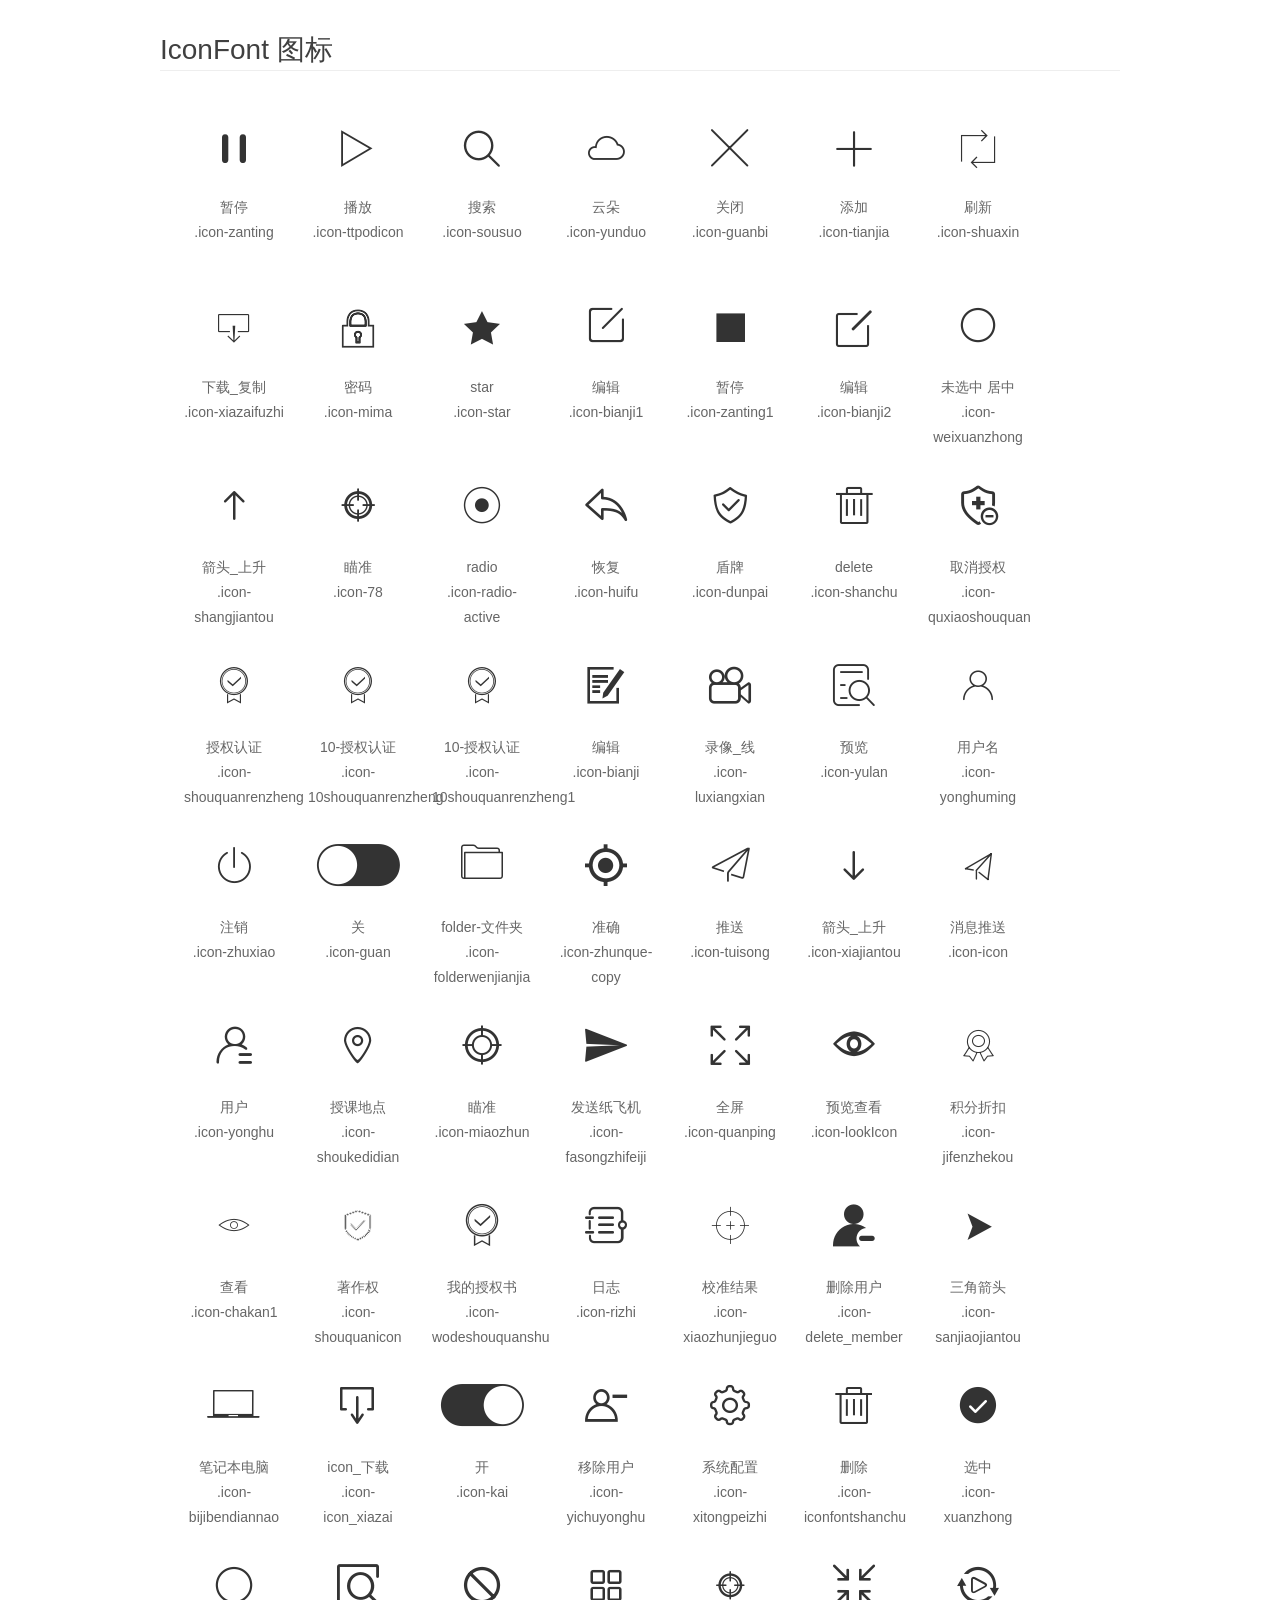
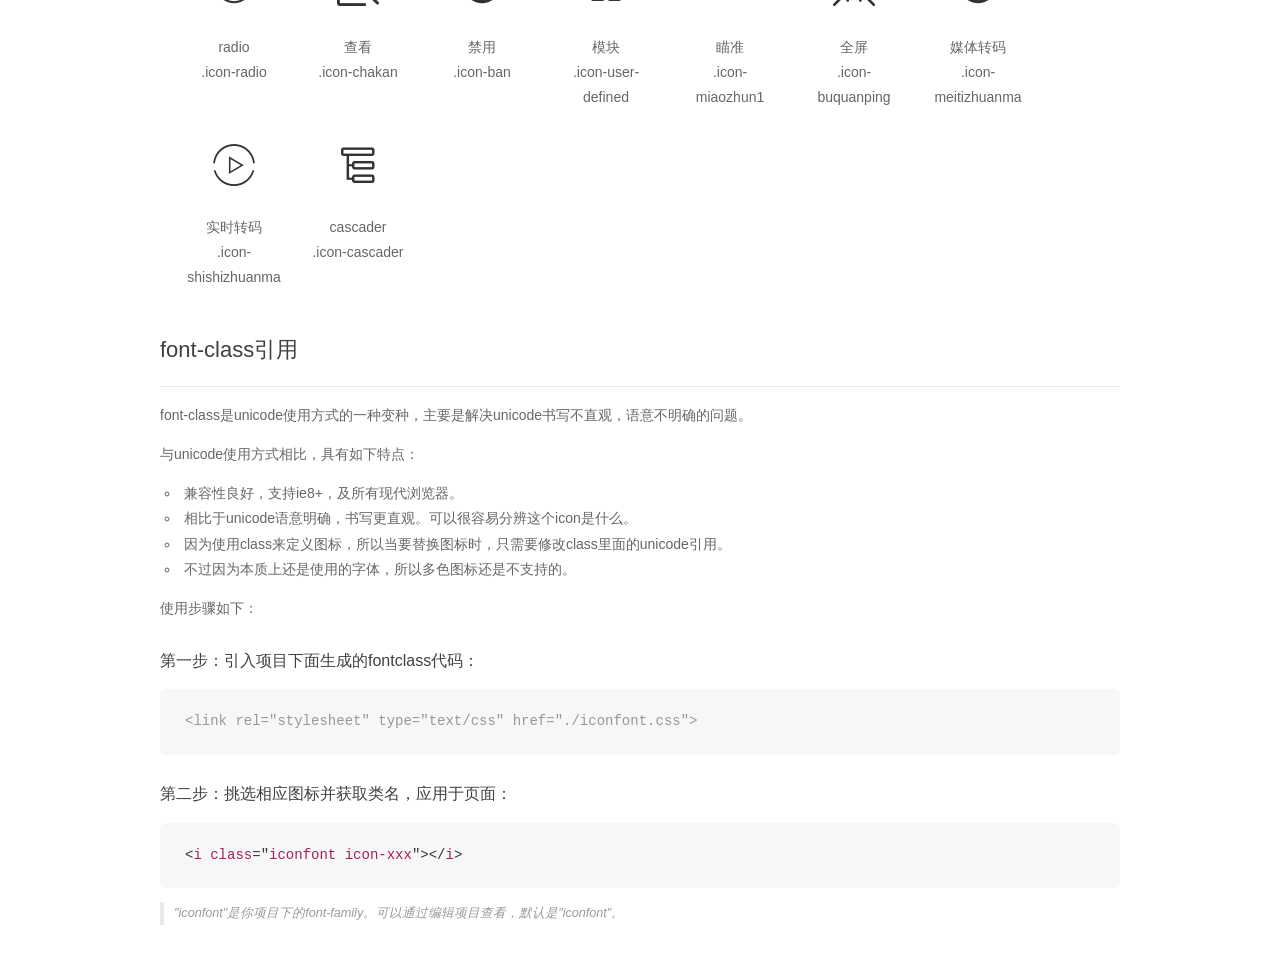
<file: resources/iconfont/demo_fontclass.html>
<!DOCTYPE html>
<html>
<head>
    <meta charset="utf-8"/>
    <title>IconFont</title>
    <link rel="stylesheet" href="demo.css">
    <link rel="stylesheet" href="iconfont.css">
</head>
<body>
    <div class="main markdown">
        <h1>IconFont 图标</h1>
        <ul class="icon_lists clear">
            
                <li>
                <i class="icon iconfont icon-zanting"></i>
                    <div class="name">暂停</div>
                    <div class="fontclass">.icon-zanting</div>
                </li>
            
                <li>
                <i class="icon iconfont icon-ttpodicon"></i>
                    <div class="name">播放</div>
                    <div class="fontclass">.icon-ttpodicon</div>
                </li>
            
                <li>
                <i class="icon iconfont icon-sousuo"></i>
                    <div class="name">搜索</div>
                    <div class="fontclass">.icon-sousuo</div>
                </li>
            
                <li>
                <i class="icon iconfont icon-yunduo"></i>
                    <div class="name">云朵</div>
                    <div class="fontclass">.icon-yunduo</div>
                </li>
            
                <li>
                <i class="icon iconfont icon-guanbi"></i>
                    <div class="name">关闭</div>
                    <div class="fontclass">.icon-guanbi</div>
                </li>
            
                <li>
                <i class="icon iconfont icon-tianjia"></i>
                    <div class="name">添加</div>
                    <div class="fontclass">.icon-tianjia</div>
                </li>
            
                <li>
                <i class="icon iconfont icon-shuaxin"></i>
                    <div class="name">刷新</div>
                    <div class="fontclass">.icon-shuaxin</div>
                </li>
            
                <li>
                <i class="icon iconfont icon-xiazaifuzhi"></i>
                    <div class="name">下载_复制</div>
                    <div class="fontclass">.icon-xiazaifuzhi</div>
                </li>
            
                <li>
                <i class="icon iconfont icon-mima"></i>
                    <div class="name">密码</div>
                    <div class="fontclass">.icon-mima</div>
                </li>
            
                <li>
                <i class="icon iconfont icon-star"></i>
                    <div class="name">star</div>
                    <div class="fontclass">.icon-star</div>
                </li>
            
                <li>
                <i class="icon iconfont icon-bianji1"></i>
                    <div class="name">编辑</div>
                    <div class="fontclass">.icon-bianji1</div>
                </li>
            
                <li>
                <i class="icon iconfont icon-zanting1"></i>
                    <div class="name">暂停</div>
                    <div class="fontclass">.icon-zanting1</div>
                </li>
            
                <li>
                <i class="icon iconfont icon-bianji2"></i>
                    <div class="name">编辑</div>
                    <div class="fontclass">.icon-bianji2</div>
                </li>
            
                <li>
                <i class="icon iconfont icon-weixuanzhong"></i>
                    <div class="name">未选中 居中</div>
                    <div class="fontclass">.icon-weixuanzhong</div>
                </li>
            
                <li>
                <i class="icon iconfont icon-shangjiantou"></i>
                    <div class="name">箭头_上升</div>
                    <div class="fontclass">.icon-shangjiantou</div>
                </li>
            
                <li>
                <i class="icon iconfont icon-78"></i>
                    <div class="name">瞄准</div>
                    <div class="fontclass">.icon-78</div>
                </li>
            
                <li>
                <i class="icon iconfont icon-radio-active"></i>
                    <div class="name">radio</div>
                    <div class="fontclass">.icon-radio-active</div>
                </li>
            
                <li>
                <i class="icon iconfont icon-huifu"></i>
                    <div class="name">恢复</div>
                    <div class="fontclass">.icon-huifu</div>
                </li>
            
                <li>
                <i class="icon iconfont icon-dunpai"></i>
                    <div class="name">盾牌</div>
                    <div class="fontclass">.icon-dunpai</div>
                </li>
            
                <li>
                <i class="icon iconfont icon-shanchu"></i>
                    <div class="name">delete</div>
                    <div class="fontclass">.icon-shanchu</div>
                </li>
            
                <li>
                <i class="icon iconfont icon-quxiaoshouquan"></i>
                    <div class="name">取消授权</div>
                    <div class="fontclass">.icon-quxiaoshouquan</div>
                </li>
            
                <li>
                <i class="icon iconfont icon-shouquanrenzheng"></i>
                    <div class="name">授权认证</div>
                    <div class="fontclass">.icon-shouquanrenzheng</div>
                </li>
            
                <li>
                <i class="icon iconfont icon-10shouquanrenzheng"></i>
                    <div class="name">10-授权认证</div>
                    <div class="fontclass">.icon-10shouquanrenzheng</div>
                </li>
            
                <li>
                <i class="icon iconfont icon-10shouquanrenzheng1"></i>
                    <div class="name">10-授权认证</div>
                    <div class="fontclass">.icon-10shouquanrenzheng1</div>
                </li>
            
                <li>
                <i class="icon iconfont icon-bianji"></i>
                    <div class="name">编辑</div>
                    <div class="fontclass">.icon-bianji</div>
                </li>
            
                <li>
                <i class="icon iconfont icon-luxiangxian"></i>
                    <div class="name">录像_线</div>
                    <div class="fontclass">.icon-luxiangxian</div>
                </li>
            
                <li>
                <i class="icon iconfont icon-yulan"></i>
                    <div class="name">预览</div>
                    <div class="fontclass">.icon-yulan</div>
                </li>
            
                <li>
                <i class="icon iconfont icon-yonghuming"></i>
                    <div class="name">用户名</div>
                    <div class="fontclass">.icon-yonghuming</div>
                </li>
            
                <li>
                <i class="icon iconfont icon-zhuxiao"></i>
                    <div class="name">注销</div>
                    <div class="fontclass">.icon-zhuxiao</div>
                </li>
            
                <li>
                <i class="icon iconfont icon-guan"></i>
                    <div class="name">关</div>
                    <div class="fontclass">.icon-guan</div>
                </li>
            
                <li>
                <i class="icon iconfont icon-folderwenjianjia"></i>
                    <div class="name">folder-文件夹</div>
                    <div class="fontclass">.icon-folderwenjianjia</div>
                </li>
            
                <li>
                <i class="icon iconfont icon-zhunque-copy"></i>
                    <div class="name">准确</div>
                    <div class="fontclass">.icon-zhunque-copy</div>
                </li>
            
                <li>
                <i class="icon iconfont icon-tuisong"></i>
                    <div class="name">推送</div>
                    <div class="fontclass">.icon-tuisong</div>
                </li>
            
                <li>
                <i class="icon iconfont icon-xiajiantou"></i>
                    <div class="name">箭头_上升</div>
                    <div class="fontclass">.icon-xiajiantou</div>
                </li>
            
                <li>
                <i class="icon iconfont icon-icon"></i>
                    <div class="name">消息推送</div>
                    <div class="fontclass">.icon-icon</div>
                </li>
            
                <li>
                <i class="icon iconfont icon-yonghu"></i>
                    <div class="name">用户</div>
                    <div class="fontclass">.icon-yonghu</div>
                </li>
            
                <li>
                <i class="icon iconfont icon-shoukedidian"></i>
                    <div class="name">授课地点</div>
                    <div class="fontclass">.icon-shoukedidian</div>
                </li>
            
                <li>
                <i class="icon iconfont icon-miaozhun"></i>
                    <div class="name">瞄准</div>
                    <div class="fontclass">.icon-miaozhun</div>
                </li>
            
                <li>
                <i class="icon iconfont icon-fasongzhifeiji"></i>
                    <div class="name">发送纸飞机</div>
                    <div class="fontclass">.icon-fasongzhifeiji</div>
                </li>
            
                <li>
                <i class="icon iconfont icon-quanping"></i>
                    <div class="name">全屏</div>
                    <div class="fontclass">.icon-quanping</div>
                </li>
            
                <li>
                <i class="icon iconfont icon-lookIcon"></i>
                    <div class="name">预览查看</div>
                    <div class="fontclass">.icon-lookIcon</div>
                </li>
            
                <li>
                <i class="icon iconfont icon-jifenzhekou"></i>
                    <div class="name">积分折扣</div>
                    <div class="fontclass">.icon-jifenzhekou</div>
                </li>
            
                <li>
                <i class="icon iconfont icon-chakan1"></i>
                    <div class="name">查看</div>
                    <div class="fontclass">.icon-chakan1</div>
                </li>
            
                <li>
                <i class="icon iconfont icon-shouquanicon"></i>
                    <div class="name">著作权</div>
                    <div class="fontclass">.icon-shouquanicon</div>
                </li>
            
                <li>
                <i class="icon iconfont icon-wodeshouquanshu"></i>
                    <div class="name">我的授权书</div>
                    <div class="fontclass">.icon-wodeshouquanshu</div>
                </li>
            
                <li>
                <i class="icon iconfont icon-rizhi"></i>
                    <div class="name">日志</div>
                    <div class="fontclass">.icon-rizhi</div>
                </li>
            
                <li>
                <i class="icon iconfont icon-xiaozhunjieguo"></i>
                    <div class="name">校准结果</div>
                    <div class="fontclass">.icon-xiaozhunjieguo</div>
                </li>
            
                <li>
                <i class="icon iconfont icon-delete_member"></i>
                    <div class="name">删除用户</div>
                    <div class="fontclass">.icon-delete_member</div>
                </li>
            
                <li>
                <i class="icon iconfont icon-sanjiaojiantou"></i>
                    <div class="name">三角箭头</div>
                    <div class="fontclass">.icon-sanjiaojiantou</div>
                </li>
            
                <li>
                <i class="icon iconfont icon-bijibendiannao"></i>
                    <div class="name">笔记本电脑</div>
                    <div class="fontclass">.icon-bijibendiannao</div>
                </li>
            
                <li>
                <i class="icon iconfont icon-icon_xiazai"></i>
                    <div class="name">icon_下载</div>
                    <div class="fontclass">.icon-icon_xiazai</div>
                </li>
            
                <li>
                <i class="icon iconfont icon-kai"></i>
                    <div class="name">开</div>
                    <div class="fontclass">.icon-kai</div>
                </li>
            
                <li>
                <i class="icon iconfont icon-yichuyonghu"></i>
                    <div class="name">移除用户</div>
                    <div class="fontclass">.icon-yichuyonghu</div>
                </li>
            
                <li>
                <i class="icon iconfont icon-xitongpeizhi"></i>
                    <div class="name">系统配置</div>
                    <div class="fontclass">.icon-xitongpeizhi</div>
                </li>
            
                <li>
                <i class="icon iconfont icon-iconfontshanchu"></i>
                    <div class="name">删除</div>
                    <div class="fontclass">.icon-iconfontshanchu</div>
                </li>
            
                <li>
                <i class="icon iconfont icon-xuanzhong"></i>
                    <div class="name">选中</div>
                    <div class="fontclass">.icon-xuanzhong</div>
                </li>
            
                <li>
                <i class="icon iconfont icon-radio"></i>
                    <div class="name">radio</div>
                    <div class="fontclass">.icon-radio</div>
                </li>
            
                <li>
                <i class="icon iconfont icon-chakan"></i>
                    <div class="name">查看</div>
                    <div class="fontclass">.icon-chakan</div>
                </li>
            
                <li>
                <i class="icon iconfont icon-ban"></i>
                    <div class="name">禁用</div>
                    <div class="fontclass">.icon-ban</div>
                </li>
            
                <li>
                <i class="icon iconfont icon-user-defined"></i>
                    <div class="name">模块</div>
                    <div class="fontclass">.icon-user-defined</div>
                </li>
            
                <li>
                <i class="icon iconfont icon-miaozhun1"></i>
                    <div class="name">瞄准</div>
                    <div class="fontclass">.icon-miaozhun1</div>
                </li>
            
                <li>
                <i class="icon iconfont icon-buquanping"></i>
                    <div class="name">全屏</div>
                    <div class="fontclass">.icon-buquanping</div>
                </li>
            
                <li>
                <i class="icon iconfont icon-meitizhuanma"></i>
                    <div class="name">媒体转码</div>
                    <div class="fontclass">.icon-meitizhuanma</div>
                </li>
            
                <li>
                <i class="icon iconfont icon-shishizhuanma"></i>
                    <div class="name">实时转码</div>
                    <div class="fontclass">.icon-shishizhuanma</div>
                </li>
            
                <li>
                <i class="icon iconfont icon-cascader"></i>
                    <div class="name">cascader</div>
                    <div class="fontclass">.icon-cascader</div>
                </li>
            
        </ul>

        <h2 id="font-class-">font-class引用</h2>
        <hr>

        <p>font-class是unicode使用方式的一种变种，主要是解决unicode书写不直观，语意不明确的问题。</p>
        <p>与unicode使用方式相比，具有如下特点：</p>
        <ul>
        <li>兼容性良好，支持ie8+，及所有现代浏览器。</li>
        <li>相比于unicode语意明确，书写更直观。可以很容易分辨这个icon是什么。</li>
        <li>因为使用class来定义图标，所以当要替换图标时，只需要修改class里面的unicode引用。</li>
        <li>不过因为本质上还是使用的字体，所以多色图标还是不支持的。</li>
        </ul>
        <p>使用步骤如下：</p>
        <h3 id="-fontclass-">第一步：引入项目下面生成的fontclass代码：</h3>


        <pre><code class="lang-js hljs javascript"><span class="hljs-comment">&lt;link rel="stylesheet" type="text/css" href="./iconfont.css"&gt;</span></code></pre>
        <h3 id="-">第二步：挑选相应图标并获取类名，应用于页面：</h3>
        <pre><code class="lang-css hljs">&lt;<span class="hljs-selector-tag">i</span> <span class="hljs-selector-tag">class</span>="<span class="hljs-selector-tag">iconfont</span> <span class="hljs-selector-tag">icon-xxx</span>"&gt;&lt;/<span class="hljs-selector-tag">i</span>&gt;</code></pre>
        <blockquote>
        <p>"iconfont"是你项目下的font-family。可以通过编辑项目查看，默认是"iconfont"。</p>
        </blockquote>
    </div>
</body>
</html>
</file>
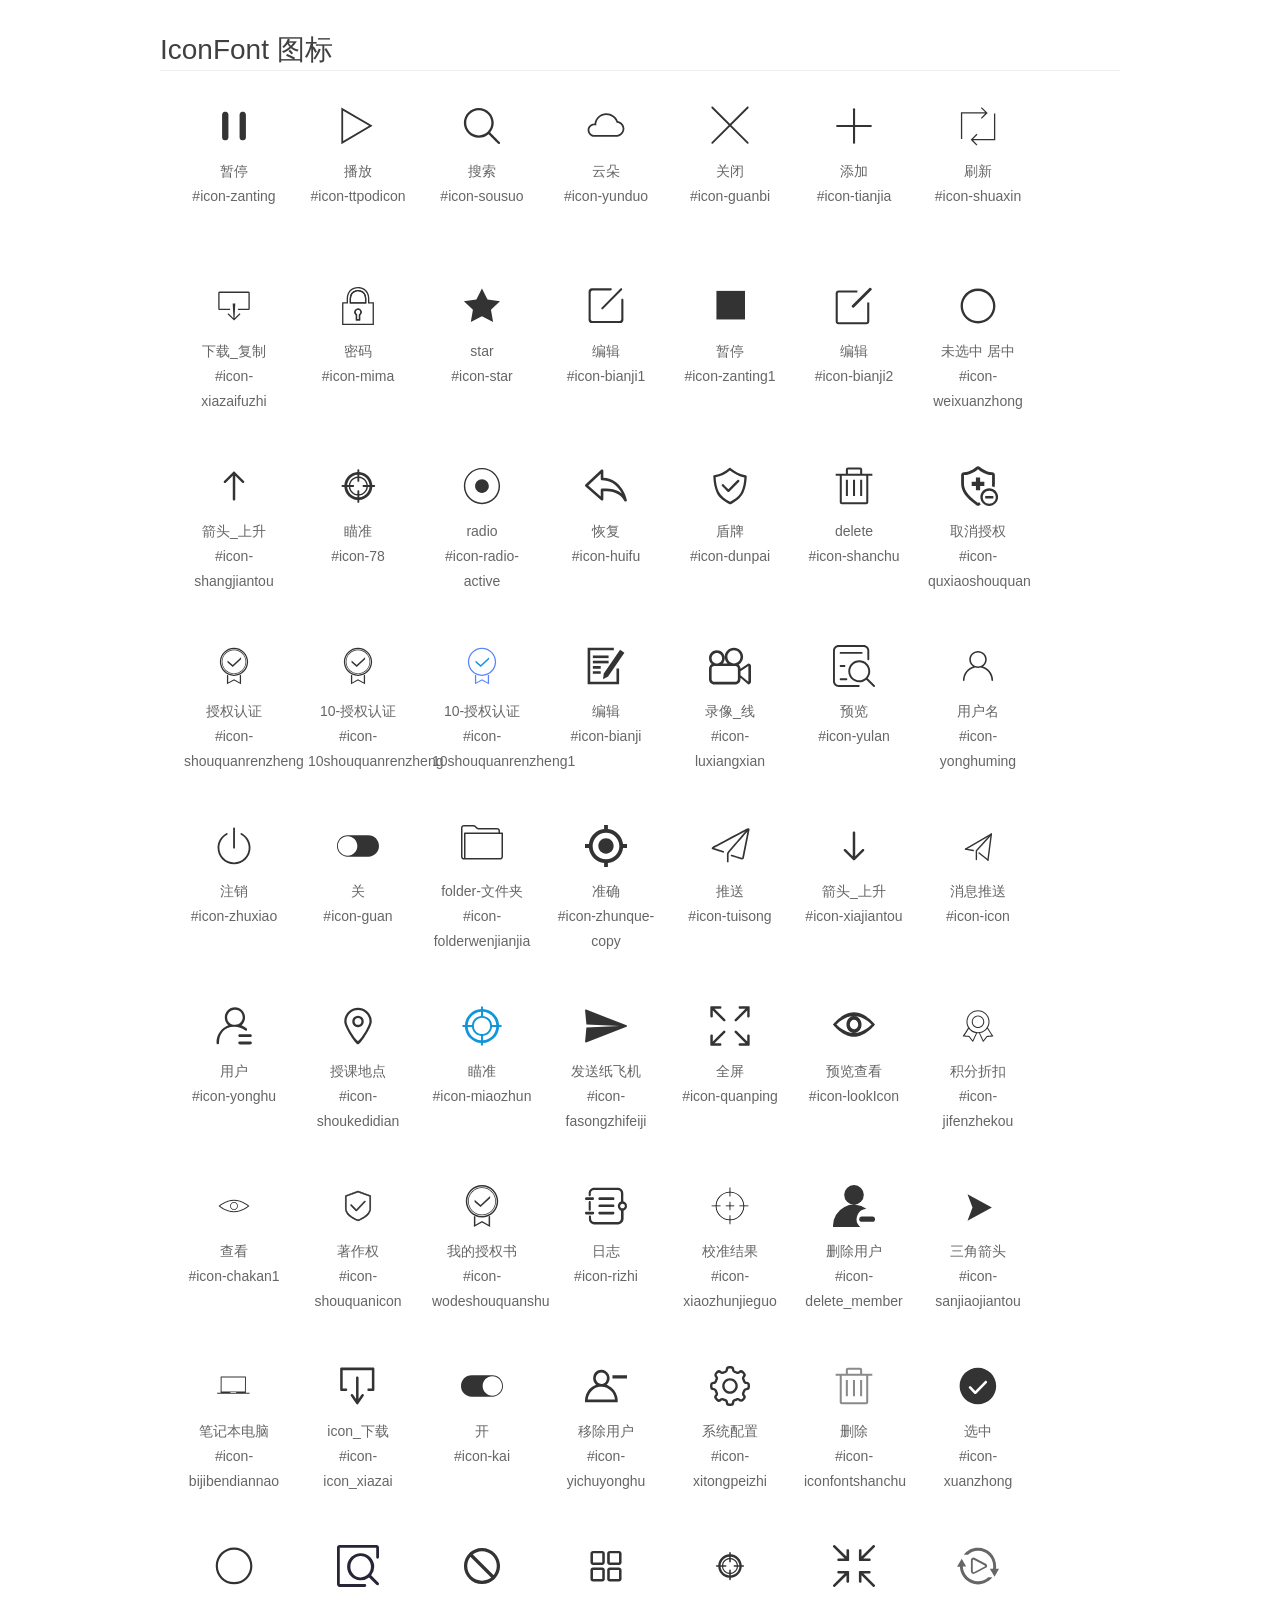
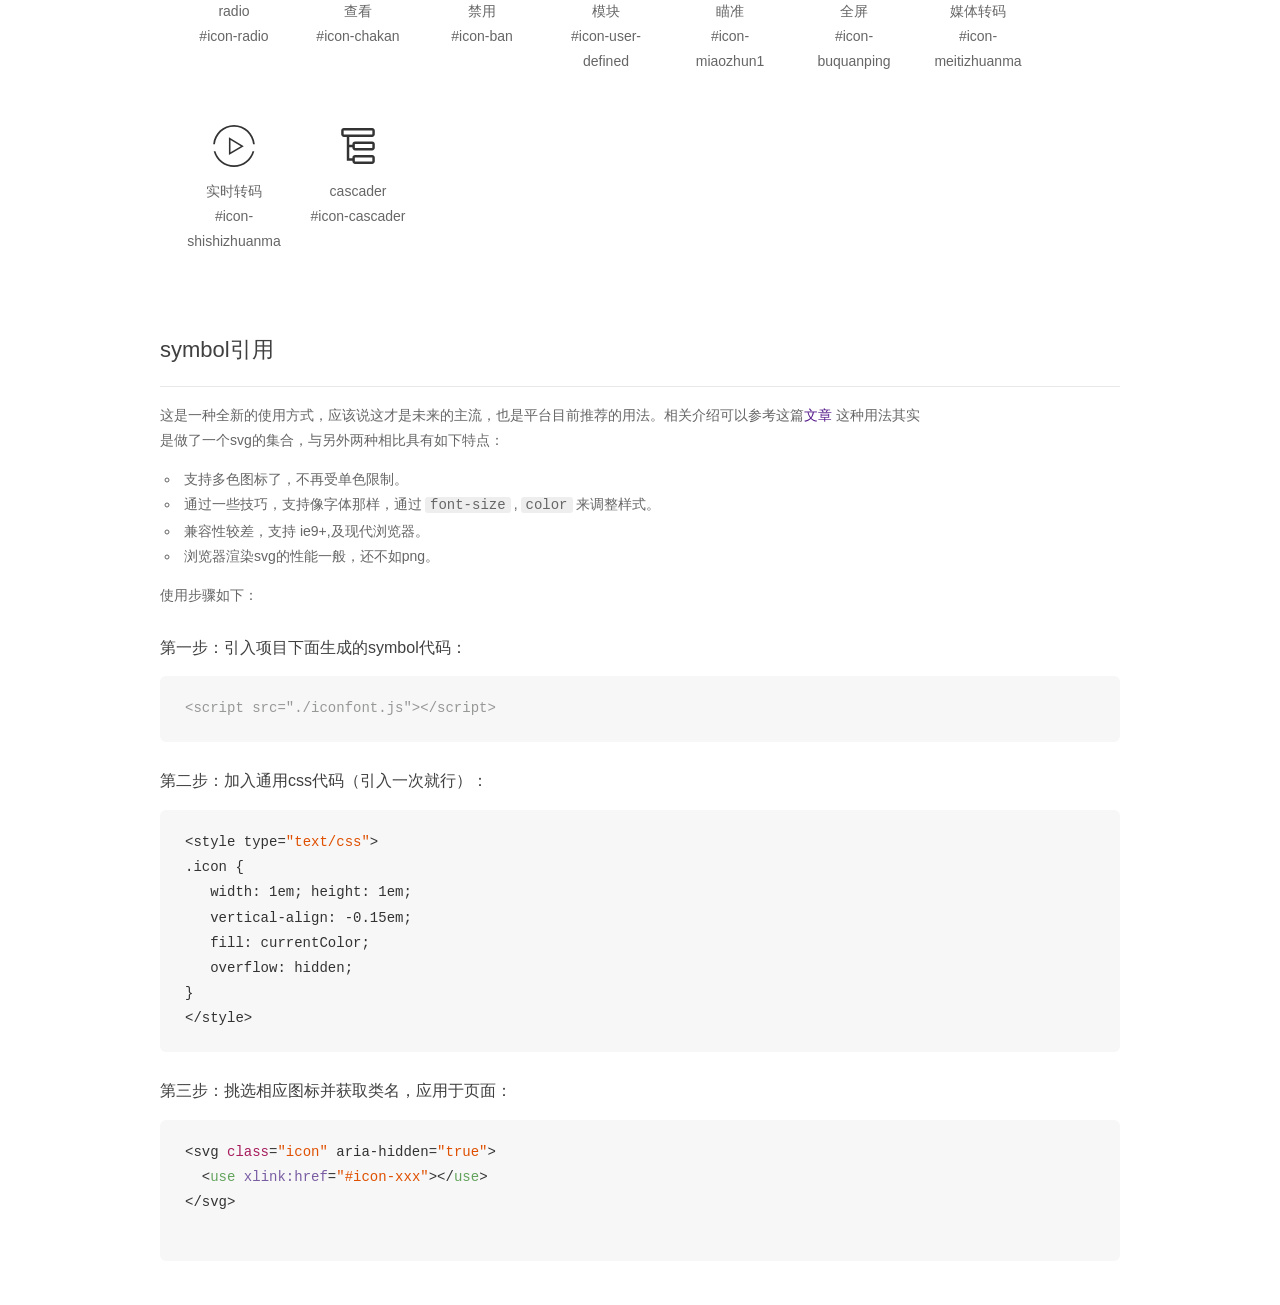
<file: resources/iconfont/demo_symbol.html>
<!DOCTYPE html>
<html>
<head>
    <meta charset="utf-8"/>
    <title>IconFont</title>
    <link rel="stylesheet" href="demo.css">
    <script src="iconfont.js"></script>

    <style type="text/css">
        .icon {
          /* 通过设置 font-size 来改变图标大小 */
          width: 1em; height: 1em;
          /* 图标和文字相邻时，垂直对齐 */
          vertical-align: -0.15em;
          /* 通过设置 color 来改变 SVG 的颜色/fill */
          fill: currentColor;
          /* path 和 stroke 溢出 viewBox 部分在 IE 下会显示
             normalize.css 中也包含这行 */
          overflow: hidden;
        }

    </style>
</head>
<body>
    <div class="main markdown">
        <h1>IconFont 图标</h1>
        <ul class="icon_lists clear">
            
                <li>
                    <svg class="icon" aria-hidden="true">
                        <use xlink:href="#icon-zanting"></use>
                    </svg>
                    <div class="name">暂停</div>
                    <div class="fontclass">#icon-zanting</div>
                </li>
            
                <li>
                    <svg class="icon" aria-hidden="true">
                        <use xlink:href="#icon-ttpodicon"></use>
                    </svg>
                    <div class="name">播放</div>
                    <div class="fontclass">#icon-ttpodicon</div>
                </li>
            
                <li>
                    <svg class="icon" aria-hidden="true">
                        <use xlink:href="#icon-sousuo"></use>
                    </svg>
                    <div class="name">搜索</div>
                    <div class="fontclass">#icon-sousuo</div>
                </li>
            
                <li>
                    <svg class="icon" aria-hidden="true">
                        <use xlink:href="#icon-yunduo"></use>
                    </svg>
                    <div class="name">云朵</div>
                    <div class="fontclass">#icon-yunduo</div>
                </li>
            
                <li>
                    <svg class="icon" aria-hidden="true">
                        <use xlink:href="#icon-guanbi"></use>
                    </svg>
                    <div class="name">关闭</div>
                    <div class="fontclass">#icon-guanbi</div>
                </li>
            
                <li>
                    <svg class="icon" aria-hidden="true">
                        <use xlink:href="#icon-tianjia"></use>
                    </svg>
                    <div class="name">添加</div>
                    <div class="fontclass">#icon-tianjia</div>
                </li>
            
                <li>
                    <svg class="icon" aria-hidden="true">
                        <use xlink:href="#icon-shuaxin"></use>
                    </svg>
                    <div class="name">刷新</div>
                    <div class="fontclass">#icon-shuaxin</div>
                </li>
            
                <li>
                    <svg class="icon" aria-hidden="true">
                        <use xlink:href="#icon-xiazaifuzhi"></use>
                    </svg>
                    <div class="name">下载_复制</div>
                    <div class="fontclass">#icon-xiazaifuzhi</div>
                </li>
            
                <li>
                    <svg class="icon" aria-hidden="true">
                        <use xlink:href="#icon-mima"></use>
                    </svg>
                    <div class="name">密码</div>
                    <div class="fontclass">#icon-mima</div>
                </li>
            
                <li>
                    <svg class="icon" aria-hidden="true">
                        <use xlink:href="#icon-star"></use>
                    </svg>
                    <div class="name">star</div>
                    <div class="fontclass">#icon-star</div>
                </li>
            
                <li>
                    <svg class="icon" aria-hidden="true">
                        <use xlink:href="#icon-bianji1"></use>
                    </svg>
                    <div class="name">编辑</div>
                    <div class="fontclass">#icon-bianji1</div>
                </li>
            
                <li>
                    <svg class="icon" aria-hidden="true">
                        <use xlink:href="#icon-zanting1"></use>
                    </svg>
                    <div class="name">暂停</div>
                    <div class="fontclass">#icon-zanting1</div>
                </li>
            
                <li>
                    <svg class="icon" aria-hidden="true">
                        <use xlink:href="#icon-bianji2"></use>
                    </svg>
                    <div class="name">编辑</div>
                    <div class="fontclass">#icon-bianji2</div>
                </li>
            
                <li>
                    <svg class="icon" aria-hidden="true">
                        <use xlink:href="#icon-weixuanzhong"></use>
                    </svg>
                    <div class="name">未选中 居中</div>
                    <div class="fontclass">#icon-weixuanzhong</div>
                </li>
            
                <li>
                    <svg class="icon" aria-hidden="true">
                        <use xlink:href="#icon-shangjiantou"></use>
                    </svg>
                    <div class="name">箭头_上升</div>
                    <div class="fontclass">#icon-shangjiantou</div>
                </li>
            
                <li>
                    <svg class="icon" aria-hidden="true">
                        <use xlink:href="#icon-78"></use>
                    </svg>
                    <div class="name">瞄准</div>
                    <div class="fontclass">#icon-78</div>
                </li>
            
                <li>
                    <svg class="icon" aria-hidden="true">
                        <use xlink:href="#icon-radio-active"></use>
                    </svg>
                    <div class="name">radio</div>
                    <div class="fontclass">#icon-radio-active</div>
                </li>
            
                <li>
                    <svg class="icon" aria-hidden="true">
                        <use xlink:href="#icon-huifu"></use>
                    </svg>
                    <div class="name">恢复</div>
                    <div class="fontclass">#icon-huifu</div>
                </li>
            
                <li>
                    <svg class="icon" aria-hidden="true">
                        <use xlink:href="#icon-dunpai"></use>
                    </svg>
                    <div class="name">盾牌</div>
                    <div class="fontclass">#icon-dunpai</div>
                </li>
            
                <li>
                    <svg class="icon" aria-hidden="true">
                        <use xlink:href="#icon-shanchu"></use>
                    </svg>
                    <div class="name">delete</div>
                    <div class="fontclass">#icon-shanchu</div>
                </li>
            
                <li>
                    <svg class="icon" aria-hidden="true">
                        <use xlink:href="#icon-quxiaoshouquan"></use>
                    </svg>
                    <div class="name">取消授权</div>
                    <div class="fontclass">#icon-quxiaoshouquan</div>
                </li>
            
                <li>
                    <svg class="icon" aria-hidden="true">
                        <use xlink:href="#icon-shouquanrenzheng"></use>
                    </svg>
                    <div class="name">授权认证</div>
                    <div class="fontclass">#icon-shouquanrenzheng</div>
                </li>
            
                <li>
                    <svg class="icon" aria-hidden="true">
                        <use xlink:href="#icon-10shouquanrenzheng"></use>
                    </svg>
                    <div class="name">10-授权认证</div>
                    <div class="fontclass">#icon-10shouquanrenzheng</div>
                </li>
            
                <li>
                    <svg class="icon" aria-hidden="true">
                        <use xlink:href="#icon-10shouquanrenzheng1"></use>
                    </svg>
                    <div class="name">10-授权认证</div>
                    <div class="fontclass">#icon-10shouquanrenzheng1</div>
                </li>
            
                <li>
                    <svg class="icon" aria-hidden="true">
                        <use xlink:href="#icon-bianji"></use>
                    </svg>
                    <div class="name">编辑</div>
                    <div class="fontclass">#icon-bianji</div>
                </li>
            
                <li>
                    <svg class="icon" aria-hidden="true">
                        <use xlink:href="#icon-luxiangxian"></use>
                    </svg>
                    <div class="name">录像_线</div>
                    <div class="fontclass">#icon-luxiangxian</div>
                </li>
            
                <li>
                    <svg class="icon" aria-hidden="true">
                        <use xlink:href="#icon-yulan"></use>
                    </svg>
                    <div class="name">预览</div>
                    <div class="fontclass">#icon-yulan</div>
                </li>
            
                <li>
                    <svg class="icon" aria-hidden="true">
                        <use xlink:href="#icon-yonghuming"></use>
                    </svg>
                    <div class="name">用户名</div>
                    <div class="fontclass">#icon-yonghuming</div>
                </li>
            
                <li>
                    <svg class="icon" aria-hidden="true">
                        <use xlink:href="#icon-zhuxiao"></use>
                    </svg>
                    <div class="name">注销</div>
                    <div class="fontclass">#icon-zhuxiao</div>
                </li>
            
                <li>
                    <svg class="icon" aria-hidden="true">
                        <use xlink:href="#icon-guan"></use>
                    </svg>
                    <div class="name">关</div>
                    <div class="fontclass">#icon-guan</div>
                </li>
            
                <li>
                    <svg class="icon" aria-hidden="true">
                        <use xlink:href="#icon-folderwenjianjia"></use>
                    </svg>
                    <div class="name">folder-文件夹</div>
                    <div class="fontclass">#icon-folderwenjianjia</div>
                </li>
            
                <li>
                    <svg class="icon" aria-hidden="true">
                        <use xlink:href="#icon-zhunque-copy"></use>
                    </svg>
                    <div class="name">准确</div>
                    <div class="fontclass">#icon-zhunque-copy</div>
                </li>
            
                <li>
                    <svg class="icon" aria-hidden="true">
                        <use xlink:href="#icon-tuisong"></use>
                    </svg>
                    <div class="name">推送</div>
                    <div class="fontclass">#icon-tuisong</div>
                </li>
            
                <li>
                    <svg class="icon" aria-hidden="true">
                        <use xlink:href="#icon-xiajiantou"></use>
                    </svg>
                    <div class="name">箭头_上升</div>
                    <div class="fontclass">#icon-xiajiantou</div>
                </li>
            
                <li>
                    <svg class="icon" aria-hidden="true">
                        <use xlink:href="#icon-icon"></use>
                    </svg>
                    <div class="name">消息推送</div>
                    <div class="fontclass">#icon-icon</div>
                </li>
            
                <li>
                    <svg class="icon" aria-hidden="true">
                        <use xlink:href="#icon-yonghu"></use>
                    </svg>
                    <div class="name">用户</div>
                    <div class="fontclass">#icon-yonghu</div>
                </li>
            
                <li>
                    <svg class="icon" aria-hidden="true">
                        <use xlink:href="#icon-shoukedidian"></use>
                    </svg>
                    <div class="name">授课地点</div>
                    <div class="fontclass">#icon-shoukedidian</div>
                </li>
            
                <li>
                    <svg class="icon" aria-hidden="true">
                        <use xlink:href="#icon-miaozhun"></use>
                    </svg>
                    <div class="name">瞄准</div>
                    <div class="fontclass">#icon-miaozhun</div>
                </li>
            
                <li>
                    <svg class="icon" aria-hidden="true">
                        <use xlink:href="#icon-fasongzhifeiji"></use>
                    </svg>
                    <div class="name">发送纸飞机</div>
                    <div class="fontclass">#icon-fasongzhifeiji</div>
                </li>
            
                <li>
                    <svg class="icon" aria-hidden="true">
                        <use xlink:href="#icon-quanping"></use>
                    </svg>
                    <div class="name">全屏</div>
                    <div class="fontclass">#icon-quanping</div>
                </li>
            
                <li>
                    <svg class="icon" aria-hidden="true">
                        <use xlink:href="#icon-lookIcon"></use>
                    </svg>
                    <div class="name">预览查看</div>
                    <div class="fontclass">#icon-lookIcon</div>
                </li>
            
                <li>
                    <svg class="icon" aria-hidden="true">
                        <use xlink:href="#icon-jifenzhekou"></use>
                    </svg>
                    <div class="name">积分折扣</div>
                    <div class="fontclass">#icon-jifenzhekou</div>
                </li>
            
                <li>
                    <svg class="icon" aria-hidden="true">
                        <use xlink:href="#icon-chakan1"></use>
                    </svg>
                    <div class="name">查看</div>
                    <div class="fontclass">#icon-chakan1</div>
                </li>
            
                <li>
                    <svg class="icon" aria-hidden="true">
                        <use xlink:href="#icon-shouquanicon"></use>
                    </svg>
                    <div class="name">著作权</div>
                    <div class="fontclass">#icon-shouquanicon</div>
                </li>
            
                <li>
                    <svg class="icon" aria-hidden="true">
                        <use xlink:href="#icon-wodeshouquanshu"></use>
                    </svg>
                    <div class="name">我的授权书</div>
                    <div class="fontclass">#icon-wodeshouquanshu</div>
                </li>
            
                <li>
                    <svg class="icon" aria-hidden="true">
                        <use xlink:href="#icon-rizhi"></use>
                    </svg>
                    <div class="name">日志</div>
                    <div class="fontclass">#icon-rizhi</div>
                </li>
            
                <li>
                    <svg class="icon" aria-hidden="true">
                        <use xlink:href="#icon-xiaozhunjieguo"></use>
                    </svg>
                    <div class="name">校准结果</div>
                    <div class="fontclass">#icon-xiaozhunjieguo</div>
                </li>
            
                <li>
                    <svg class="icon" aria-hidden="true">
                        <use xlink:href="#icon-delete_member"></use>
                    </svg>
                    <div class="name">删除用户</div>
                    <div class="fontclass">#icon-delete_member</div>
                </li>
            
                <li>
                    <svg class="icon" aria-hidden="true">
                        <use xlink:href="#icon-sanjiaojiantou"></use>
                    </svg>
                    <div class="name">三角箭头</div>
                    <div class="fontclass">#icon-sanjiaojiantou</div>
                </li>
            
                <li>
                    <svg class="icon" aria-hidden="true">
                        <use xlink:href="#icon-bijibendiannao"></use>
                    </svg>
                    <div class="name">笔记本电脑</div>
                    <div class="fontclass">#icon-bijibendiannao</div>
                </li>
            
                <li>
                    <svg class="icon" aria-hidden="true">
                        <use xlink:href="#icon-icon_xiazai"></use>
                    </svg>
                    <div class="name">icon_下载</div>
                    <div class="fontclass">#icon-icon_xiazai</div>
                </li>
            
                <li>
                    <svg class="icon" aria-hidden="true">
                        <use xlink:href="#icon-kai"></use>
                    </svg>
                    <div class="name">开</div>
                    <div class="fontclass">#icon-kai</div>
                </li>
            
                <li>
                    <svg class="icon" aria-hidden="true">
                        <use xlink:href="#icon-yichuyonghu"></use>
                    </svg>
                    <div class="name">移除用户</div>
                    <div class="fontclass">#icon-yichuyonghu</div>
                </li>
            
                <li>
                    <svg class="icon" aria-hidden="true">
                        <use xlink:href="#icon-xitongpeizhi"></use>
                    </svg>
                    <div class="name">系统配置</div>
                    <div class="fontclass">#icon-xitongpeizhi</div>
                </li>
            
                <li>
                    <svg class="icon" aria-hidden="true">
                        <use xlink:href="#icon-iconfontshanchu"></use>
                    </svg>
                    <div class="name">删除</div>
                    <div class="fontclass">#icon-iconfontshanchu</div>
                </li>
            
                <li>
                    <svg class="icon" aria-hidden="true">
                        <use xlink:href="#icon-xuanzhong"></use>
                    </svg>
                    <div class="name">选中</div>
                    <div class="fontclass">#icon-xuanzhong</div>
                </li>
            
                <li>
                    <svg class="icon" aria-hidden="true">
                        <use xlink:href="#icon-radio"></use>
                    </svg>
                    <div class="name">radio</div>
                    <div class="fontclass">#icon-radio</div>
                </li>
            
                <li>
                    <svg class="icon" aria-hidden="true">
                        <use xlink:href="#icon-chakan"></use>
                    </svg>
                    <div class="name">查看</div>
                    <div class="fontclass">#icon-chakan</div>
                </li>
            
                <li>
                    <svg class="icon" aria-hidden="true">
                        <use xlink:href="#icon-ban"></use>
                    </svg>
                    <div class="name">禁用</div>
                    <div class="fontclass">#icon-ban</div>
                </li>
            
                <li>
                    <svg class="icon" aria-hidden="true">
                        <use xlink:href="#icon-user-defined"></use>
                    </svg>
                    <div class="name">模块</div>
                    <div class="fontclass">#icon-user-defined</div>
                </li>
            
                <li>
                    <svg class="icon" aria-hidden="true">
                        <use xlink:href="#icon-miaozhun1"></use>
                    </svg>
                    <div class="name">瞄准</div>
                    <div class="fontclass">#icon-miaozhun1</div>
                </li>
            
                <li>
                    <svg class="icon" aria-hidden="true">
                        <use xlink:href="#icon-buquanping"></use>
                    </svg>
                    <div class="name">全屏</div>
                    <div class="fontclass">#icon-buquanping</div>
                </li>
            
                <li>
                    <svg class="icon" aria-hidden="true">
                        <use xlink:href="#icon-meitizhuanma"></use>
                    </svg>
                    <div class="name">媒体转码</div>
                    <div class="fontclass">#icon-meitizhuanma</div>
                </li>
            
                <li>
                    <svg class="icon" aria-hidden="true">
                        <use xlink:href="#icon-shishizhuanma"></use>
                    </svg>
                    <div class="name">实时转码</div>
                    <div class="fontclass">#icon-shishizhuanma</div>
                </li>
            
                <li>
                    <svg class="icon" aria-hidden="true">
                        <use xlink:href="#icon-cascader"></use>
                    </svg>
                    <div class="name">cascader</div>
                    <div class="fontclass">#icon-cascader</div>
                </li>
            
        </ul>


        <h2 id="symbol-">symbol引用</h2>
        <hr>

        <p>这是一种全新的使用方式，应该说这才是未来的主流，也是平台目前推荐的用法。相关介绍可以参考这篇<a href="">文章</a>
        这种用法其实是做了一个svg的集合，与另外两种相比具有如下特点：</p>
        <ul>
          <li>支持多色图标了，不再受单色限制。</li>
          <li>通过一些技巧，支持像字体那样，通过<code>font-size</code>,<code>color</code>来调整样式。</li>
          <li>兼容性较差，支持 ie9+,及现代浏览器。</li>
          <li>浏览器渲染svg的性能一般，还不如png。</li>
        </ul>
        <p>使用步骤如下：</p>
        <h3 id="-symbol-">第一步：引入项目下面生成的symbol代码：</h3>
        <pre><code class="lang-js hljs javascript"><span class="hljs-comment">&lt;script src="./iconfont.js"&gt;&lt;/script&gt;</span></code></pre>
        <h3 id="-css-">第二步：加入通用css代码（引入一次就行）：</h3>
        <pre><code class="lang-js hljs javascript">&lt;style type=<span class="hljs-string">"text/css"</span>&gt;
.icon {
   width: <span class="hljs-number">1</span>em; height: <span class="hljs-number">1</span>em;
   vertical-align: <span class="hljs-number">-0.15</span>em;
   fill: currentColor;
   overflow: hidden;
}
&lt;<span class="hljs-regexp">/style&gt;</span></code></pre>
        <h3 id="-">第三步：挑选相应图标并获取类名，应用于页面：</h3>
        <pre><code class="lang-js hljs javascript">&lt;svg <span class="hljs-class"><span class="hljs-keyword">class</span></span>=<span class="hljs-string">"icon"</span> aria-hidden=<span class="hljs-string">"true"</span>&gt;<span class="xml"><span class="hljs-tag">
  &lt;<span class="hljs-name">use</span> <span class="hljs-attr">xlink:href</span>=<span class="hljs-string">"#icon-xxx"</span>&gt;</span><span class="hljs-tag">&lt;/<span class="hljs-name">use</span>&gt;</span>
</span>&lt;<span class="hljs-regexp">/svg&gt;
        </span></code></pre>
    </div>
</body>
</html>
</file>
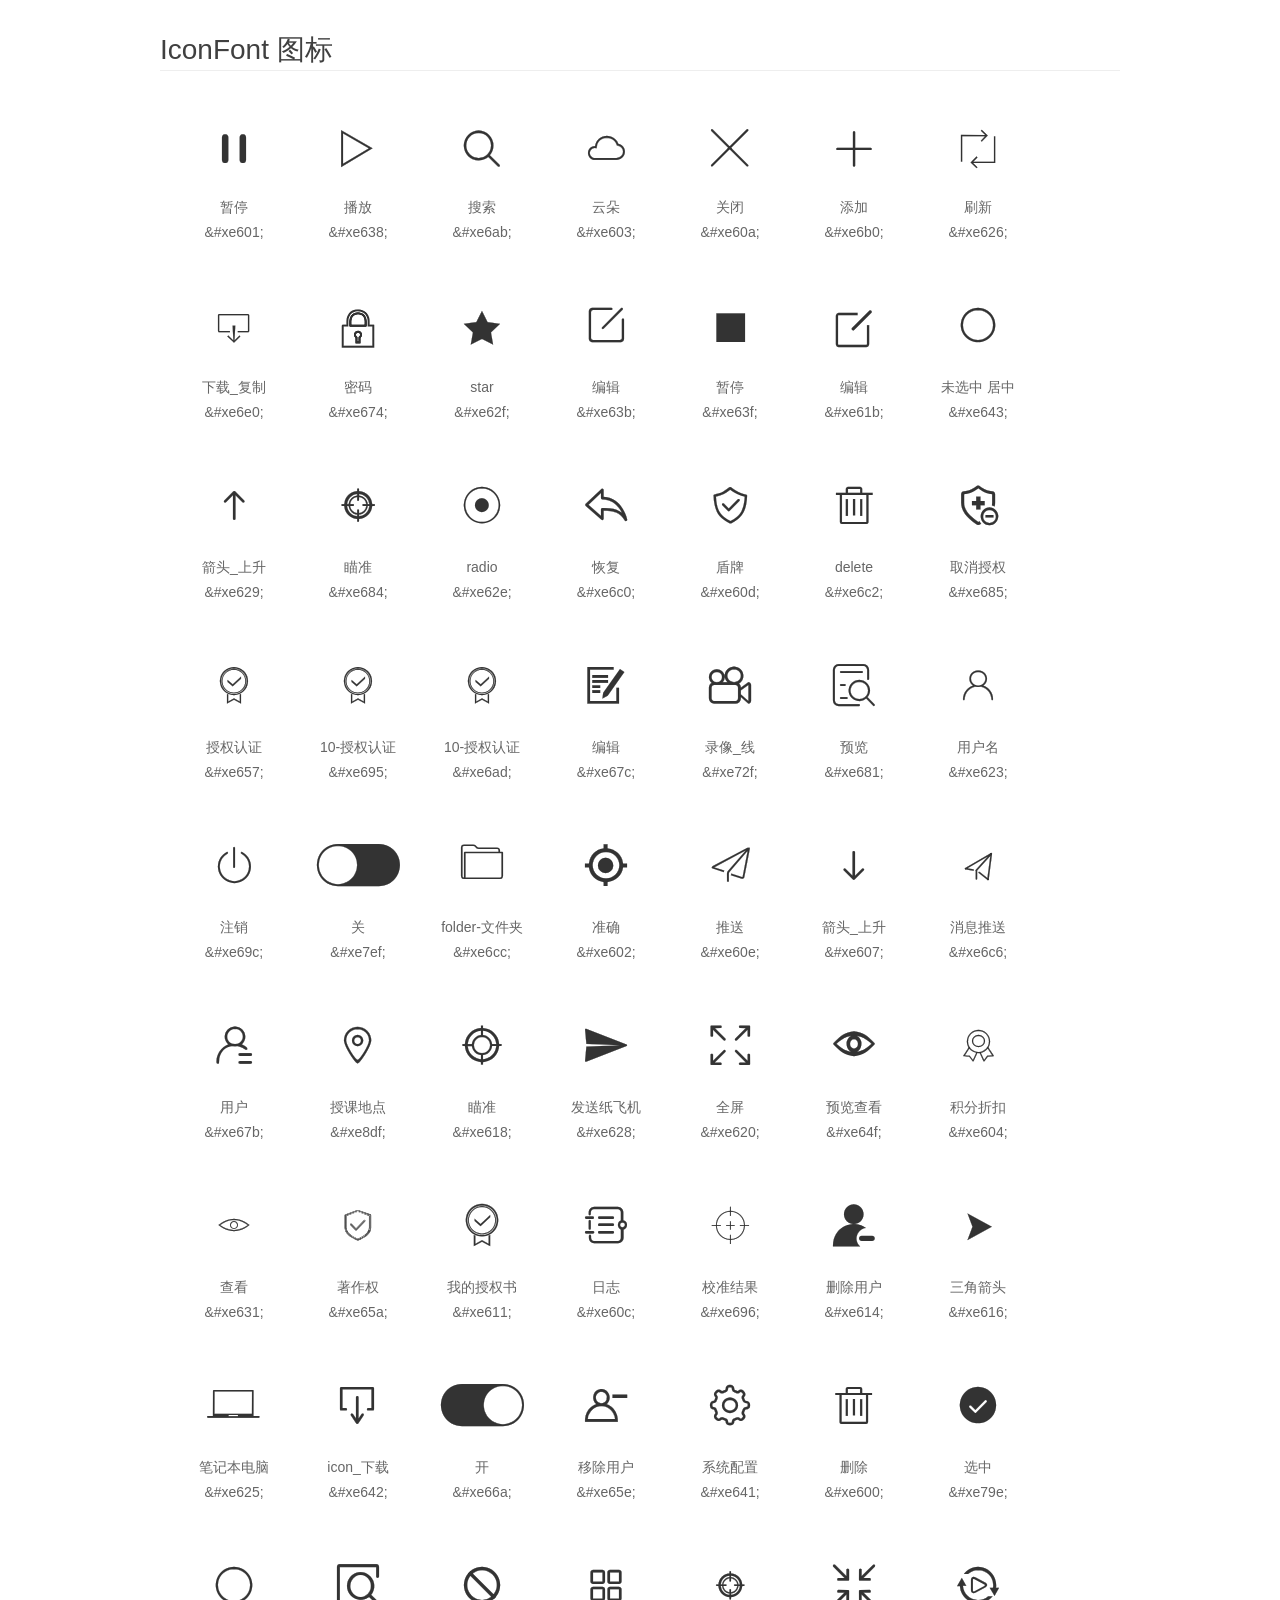
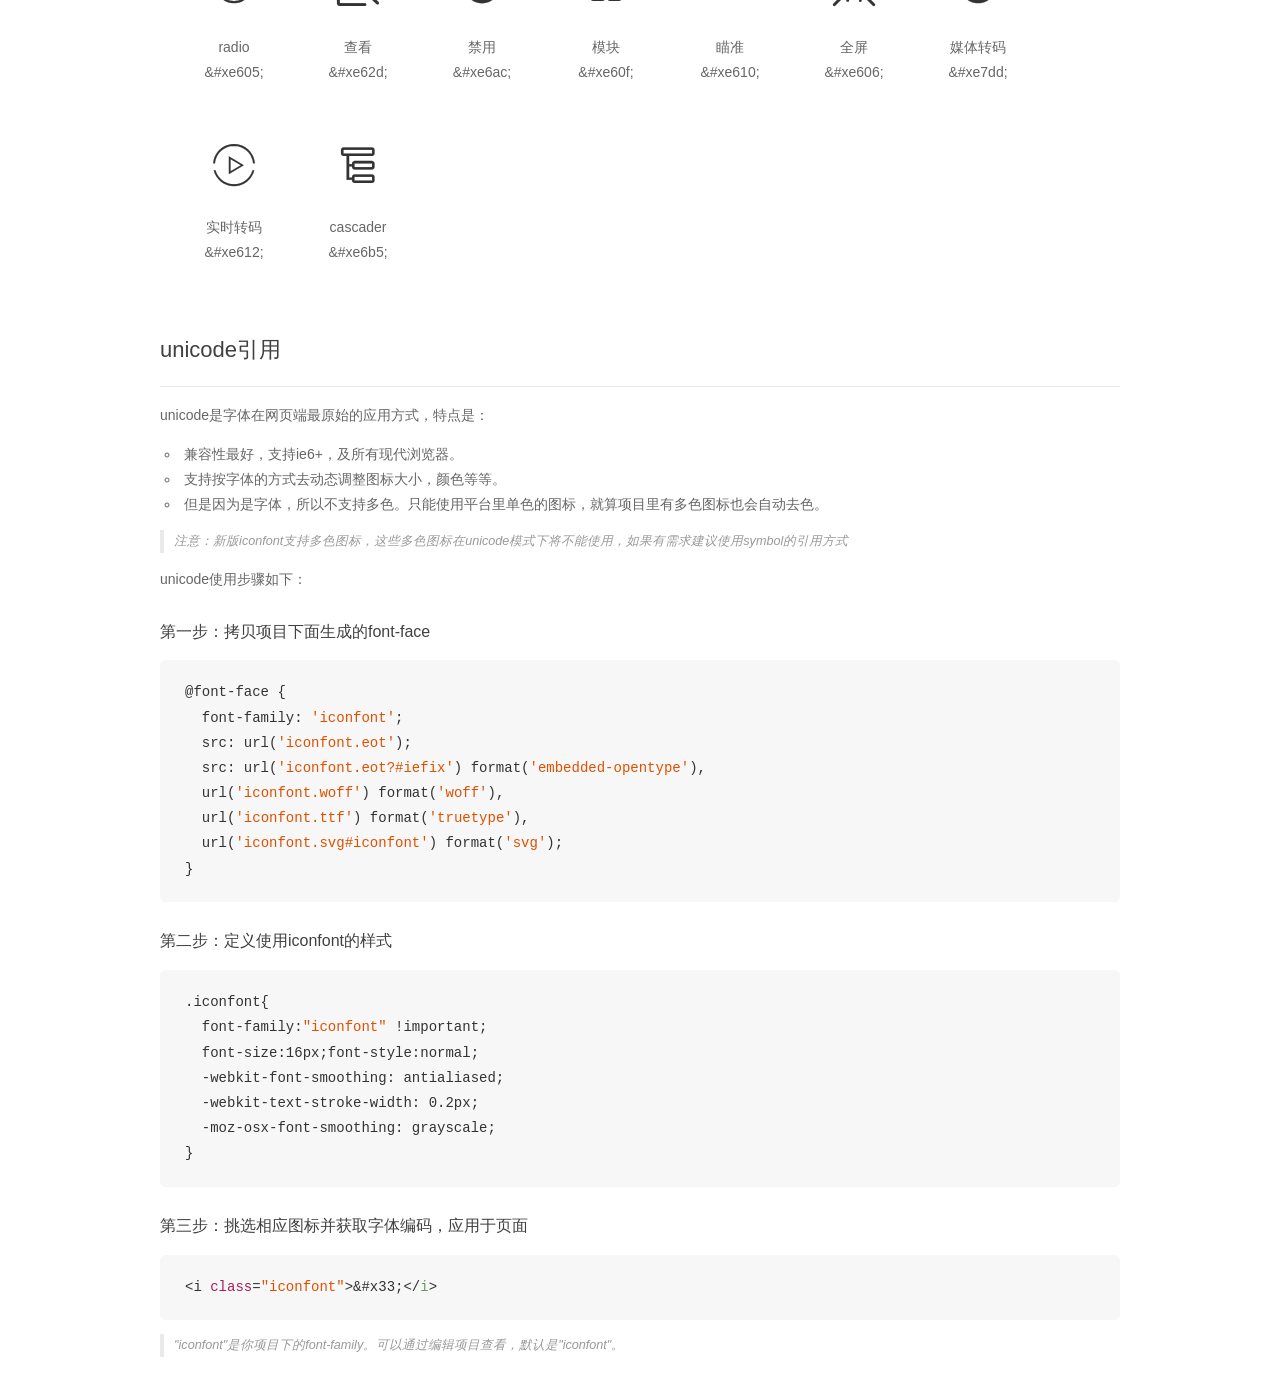
<file: resources/iconfont/demo_unicode.html>
<!DOCTYPE html>
<html>
<head>
    <meta charset="utf-8"/>
    <title>IconFont</title>
    <link rel="stylesheet" href="demo.css">

    <style type="text/css">

        @font-face {font-family: "iconfont";
          src: url('iconfont.eot'); /* IE9*/
          src: url('iconfont.eot#iefix') format('embedded-opentype'), /* IE6-IE8 */
          url('iconfont.woff') format('woff'), /* chrome, firefox */
          url('iconfont.ttf') format('truetype'), /* chrome, firefox, opera, Safari, Android, iOS 4.2+*/
          url('iconfont.svg#iconfont') format('svg'); /* iOS 4.1- */
        }

        .iconfont {
          font-family:"iconfont" !important;
          font-size:16px;
          font-style:normal;
          -webkit-font-smoothing: antialiased;
          -webkit-text-stroke-width: 0.2px;
          -moz-osx-font-smoothing: grayscale;
        }

    </style>
</head>
<body>
    <div class="main markdown">
        <h1>IconFont 图标</h1>
        <ul class="icon_lists clear">
            
                <li>
                <i class="icon iconfont">&#xe601;</i>
                    <div class="name">暂停</div>
                    <div class="code">&amp;#xe601;</div>
                </li>
            
                <li>
                <i class="icon iconfont">&#xe638;</i>
                    <div class="name">播放</div>
                    <div class="code">&amp;#xe638;</div>
                </li>
            
                <li>
                <i class="icon iconfont">&#xe6ab;</i>
                    <div class="name">搜索</div>
                    <div class="code">&amp;#xe6ab;</div>
                </li>
            
                <li>
                <i class="icon iconfont">&#xe603;</i>
                    <div class="name">云朵</div>
                    <div class="code">&amp;#xe603;</div>
                </li>
            
                <li>
                <i class="icon iconfont">&#xe60a;</i>
                    <div class="name">关闭</div>
                    <div class="code">&amp;#xe60a;</div>
                </li>
            
                <li>
                <i class="icon iconfont">&#xe6b0;</i>
                    <div class="name">添加</div>
                    <div class="code">&amp;#xe6b0;</div>
                </li>
            
                <li>
                <i class="icon iconfont">&#xe626;</i>
                    <div class="name">刷新</div>
                    <div class="code">&amp;#xe626;</div>
                </li>
            
                <li>
                <i class="icon iconfont">&#xe6e0;</i>
                    <div class="name">下载_复制</div>
                    <div class="code">&amp;#xe6e0;</div>
                </li>
            
                <li>
                <i class="icon iconfont">&#xe674;</i>
                    <div class="name">密码</div>
                    <div class="code">&amp;#xe674;</div>
                </li>
            
                <li>
                <i class="icon iconfont">&#xe62f;</i>
                    <div class="name">star</div>
                    <div class="code">&amp;#xe62f;</div>
                </li>
            
                <li>
                <i class="icon iconfont">&#xe63b;</i>
                    <div class="name">编辑</div>
                    <div class="code">&amp;#xe63b;</div>
                </li>
            
                <li>
                <i class="icon iconfont">&#xe63f;</i>
                    <div class="name">暂停</div>
                    <div class="code">&amp;#xe63f;</div>
                </li>
            
                <li>
                <i class="icon iconfont">&#xe61b;</i>
                    <div class="name">编辑</div>
                    <div class="code">&amp;#xe61b;</div>
                </li>
            
                <li>
                <i class="icon iconfont">&#xe643;</i>
                    <div class="name">未选中 居中</div>
                    <div class="code">&amp;#xe643;</div>
                </li>
            
                <li>
                <i class="icon iconfont">&#xe629;</i>
                    <div class="name">箭头_上升</div>
                    <div class="code">&amp;#xe629;</div>
                </li>
            
                <li>
                <i class="icon iconfont">&#xe684;</i>
                    <div class="name">瞄准</div>
                    <div class="code">&amp;#xe684;</div>
                </li>
            
                <li>
                <i class="icon iconfont">&#xe62e;</i>
                    <div class="name">radio</div>
                    <div class="code">&amp;#xe62e;</div>
                </li>
            
                <li>
                <i class="icon iconfont">&#xe6c0;</i>
                    <div class="name">恢复</div>
                    <div class="code">&amp;#xe6c0;</div>
                </li>
            
                <li>
                <i class="icon iconfont">&#xe60d;</i>
                    <div class="name">盾牌</div>
                    <div class="code">&amp;#xe60d;</div>
                </li>
            
                <li>
                <i class="icon iconfont">&#xe6c2;</i>
                    <div class="name">delete</div>
                    <div class="code">&amp;#xe6c2;</div>
                </li>
            
                <li>
                <i class="icon iconfont">&#xe685;</i>
                    <div class="name">取消授权</div>
                    <div class="code">&amp;#xe685;</div>
                </li>
            
                <li>
                <i class="icon iconfont">&#xe657;</i>
                    <div class="name">授权认证</div>
                    <div class="code">&amp;#xe657;</div>
                </li>
            
                <li>
                <i class="icon iconfont">&#xe695;</i>
                    <div class="name">10-授权认证</div>
                    <div class="code">&amp;#xe695;</div>
                </li>
            
                <li>
                <i class="icon iconfont">&#xe6ad;</i>
                    <div class="name">10-授权认证</div>
                    <div class="code">&amp;#xe6ad;</div>
                </li>
            
                <li>
                <i class="icon iconfont">&#xe67c;</i>
                    <div class="name">编辑</div>
                    <div class="code">&amp;#xe67c;</div>
                </li>
            
                <li>
                <i class="icon iconfont">&#xe72f;</i>
                    <div class="name">录像_线</div>
                    <div class="code">&amp;#xe72f;</div>
                </li>
            
                <li>
                <i class="icon iconfont">&#xe681;</i>
                    <div class="name">预览</div>
                    <div class="code">&amp;#xe681;</div>
                </li>
            
                <li>
                <i class="icon iconfont">&#xe623;</i>
                    <div class="name">用户名</div>
                    <div class="code">&amp;#xe623;</div>
                </li>
            
                <li>
                <i class="icon iconfont">&#xe69c;</i>
                    <div class="name">注销</div>
                    <div class="code">&amp;#xe69c;</div>
                </li>
            
                <li>
                <i class="icon iconfont">&#xe7ef;</i>
                    <div class="name">关</div>
                    <div class="code">&amp;#xe7ef;</div>
                </li>
            
                <li>
                <i class="icon iconfont">&#xe6cc;</i>
                    <div class="name">folder-文件夹</div>
                    <div class="code">&amp;#xe6cc;</div>
                </li>
            
                <li>
                <i class="icon iconfont">&#xe602;</i>
                    <div class="name">准确</div>
                    <div class="code">&amp;#xe602;</div>
                </li>
            
                <li>
                <i class="icon iconfont">&#xe60e;</i>
                    <div class="name">推送</div>
                    <div class="code">&amp;#xe60e;</div>
                </li>
            
                <li>
                <i class="icon iconfont">&#xe607;</i>
                    <div class="name">箭头_上升</div>
                    <div class="code">&amp;#xe607;</div>
                </li>
            
                <li>
                <i class="icon iconfont">&#xe6c6;</i>
                    <div class="name">消息推送</div>
                    <div class="code">&amp;#xe6c6;</div>
                </li>
            
                <li>
                <i class="icon iconfont">&#xe67b;</i>
                    <div class="name">用户</div>
                    <div class="code">&amp;#xe67b;</div>
                </li>
            
                <li>
                <i class="icon iconfont">&#xe8df;</i>
                    <div class="name">授课地点</div>
                    <div class="code">&amp;#xe8df;</div>
                </li>
            
                <li>
                <i class="icon iconfont">&#xe618;</i>
                    <div class="name">瞄准</div>
                    <div class="code">&amp;#xe618;</div>
                </li>
            
                <li>
                <i class="icon iconfont">&#xe628;</i>
                    <div class="name">发送纸飞机</div>
                    <div class="code">&amp;#xe628;</div>
                </li>
            
                <li>
                <i class="icon iconfont">&#xe620;</i>
                    <div class="name">全屏</div>
                    <div class="code">&amp;#xe620;</div>
                </li>
            
                <li>
                <i class="icon iconfont">&#xe64f;</i>
                    <div class="name">预览查看</div>
                    <div class="code">&amp;#xe64f;</div>
                </li>
            
                <li>
                <i class="icon iconfont">&#xe604;</i>
                    <div class="name">积分折扣</div>
                    <div class="code">&amp;#xe604;</div>
                </li>
            
                <li>
                <i class="icon iconfont">&#xe631;</i>
                    <div class="name">查看</div>
                    <div class="code">&amp;#xe631;</div>
                </li>
            
                <li>
                <i class="icon iconfont">&#xe65a;</i>
                    <div class="name">著作权</div>
                    <div class="code">&amp;#xe65a;</div>
                </li>
            
                <li>
                <i class="icon iconfont">&#xe611;</i>
                    <div class="name">我的授权书</div>
                    <div class="code">&amp;#xe611;</div>
                </li>
            
                <li>
                <i class="icon iconfont">&#xe60c;</i>
                    <div class="name">日志</div>
                    <div class="code">&amp;#xe60c;</div>
                </li>
            
                <li>
                <i class="icon iconfont">&#xe696;</i>
                    <div class="name">校准结果</div>
                    <div class="code">&amp;#xe696;</div>
                </li>
            
                <li>
                <i class="icon iconfont">&#xe614;</i>
                    <div class="name">删除用户</div>
                    <div class="code">&amp;#xe614;</div>
                </li>
            
                <li>
                <i class="icon iconfont">&#xe616;</i>
                    <div class="name">三角箭头</div>
                    <div class="code">&amp;#xe616;</div>
                </li>
            
                <li>
                <i class="icon iconfont">&#xe625;</i>
                    <div class="name">笔记本电脑</div>
                    <div class="code">&amp;#xe625;</div>
                </li>
            
                <li>
                <i class="icon iconfont">&#xe642;</i>
                    <div class="name">icon_下载</div>
                    <div class="code">&amp;#xe642;</div>
                </li>
            
                <li>
                <i class="icon iconfont">&#xe66a;</i>
                    <div class="name">开</div>
                    <div class="code">&amp;#xe66a;</div>
                </li>
            
                <li>
                <i class="icon iconfont">&#xe65e;</i>
                    <div class="name">移除用户</div>
                    <div class="code">&amp;#xe65e;</div>
                </li>
            
                <li>
                <i class="icon iconfont">&#xe641;</i>
                    <div class="name">系统配置</div>
                    <div class="code">&amp;#xe641;</div>
                </li>
            
                <li>
                <i class="icon iconfont">&#xe600;</i>
                    <div class="name">删除</div>
                    <div class="code">&amp;#xe600;</div>
                </li>
            
                <li>
                <i class="icon iconfont">&#xe79e;</i>
                    <div class="name">选中</div>
                    <div class="code">&amp;#xe79e;</div>
                </li>
            
                <li>
                <i class="icon iconfont">&#xe605;</i>
                    <div class="name">radio</div>
                    <div class="code">&amp;#xe605;</div>
                </li>
            
                <li>
                <i class="icon iconfont">&#xe62d;</i>
                    <div class="name">查看</div>
                    <div class="code">&amp;#xe62d;</div>
                </li>
            
                <li>
                <i class="icon iconfont">&#xe6ac;</i>
                    <div class="name">禁用</div>
                    <div class="code">&amp;#xe6ac;</div>
                </li>
            
                <li>
                <i class="icon iconfont">&#xe60f;</i>
                    <div class="name">模块</div>
                    <div class="code">&amp;#xe60f;</div>
                </li>
            
                <li>
                <i class="icon iconfont">&#xe610;</i>
                    <div class="name">瞄准</div>
                    <div class="code">&amp;#xe610;</div>
                </li>
            
                <li>
                <i class="icon iconfont">&#xe606;</i>
                    <div class="name">全屏</div>
                    <div class="code">&amp;#xe606;</div>
                </li>
            
                <li>
                <i class="icon iconfont">&#xe7dd;</i>
                    <div class="name">媒体转码</div>
                    <div class="code">&amp;#xe7dd;</div>
                </li>
            
                <li>
                <i class="icon iconfont">&#xe612;</i>
                    <div class="name">实时转码</div>
                    <div class="code">&amp;#xe612;</div>
                </li>
            
                <li>
                <i class="icon iconfont">&#xe6b5;</i>
                    <div class="name">cascader</div>
                    <div class="code">&amp;#xe6b5;</div>
                </li>
            
        </ul>
        <h2 id="unicode-">unicode引用</h2>
        <hr>

        <p>unicode是字体在网页端最原始的应用方式，特点是：</p>
        <ul>
        <li>兼容性最好，支持ie6+，及所有现代浏览器。</li>
        <li>支持按字体的方式去动态调整图标大小，颜色等等。</li>
        <li>但是因为是字体，所以不支持多色。只能使用平台里单色的图标，就算项目里有多色图标也会自动去色。</li>
        </ul>
        <blockquote>
        <p>注意：新版iconfont支持多色图标，这些多色图标在unicode模式下将不能使用，如果有需求建议使用symbol的引用方式</p>
        </blockquote>
        <p>unicode使用步骤如下：</p>
        <h3 id="-font-face">第一步：拷贝项目下面生成的font-face</h3>
        <pre><code class="lang-js hljs javascript">@font-face {
  font-family: <span class="hljs-string">'iconfont'</span>;
  src: url(<span class="hljs-string">'iconfont.eot'</span>);
  src: url(<span class="hljs-string">'iconfont.eot?#iefix'</span>) format(<span class="hljs-string">'embedded-opentype'</span>),
  url(<span class="hljs-string">'iconfont.woff'</span>) format(<span class="hljs-string">'woff'</span>),
  url(<span class="hljs-string">'iconfont.ttf'</span>) format(<span class="hljs-string">'truetype'</span>),
  url(<span class="hljs-string">'iconfont.svg#iconfont'</span>) format(<span class="hljs-string">'svg'</span>);
}
</code></pre>
        <h3 id="-iconfont-">第二步：定义使用iconfont的样式</h3>
        <pre><code class="lang-js hljs javascript">.iconfont{
  font-family:<span class="hljs-string">"iconfont"</span> !important;
  font-size:<span class="hljs-number">16</span>px;font-style:normal;
  -webkit-font-smoothing: antialiased;
  -webkit-text-stroke-width: <span class="hljs-number">0.2</span>px;
  -moz-osx-font-smoothing: grayscale;
}
</code></pre>
        <h3 id="-">第三步：挑选相应图标并获取字体编码，应用于页面</h3>
        <pre><code class="lang-js hljs javascript">&lt;i <span class="hljs-class"><span class="hljs-keyword">class</span></span>=<span class="hljs-string">"iconfont"</span>&gt;&amp;#x33;<span class="xml"><span class="hljs-tag">&lt;/<span class="hljs-name">i</span>&gt;</span></span></code></pre>

        <blockquote>
        <p>"iconfont"是你项目下的font-family。可以通过编辑项目查看，默认是"iconfont"。</p>
        </blockquote>
    </div>


</body>
</html>
</file>
<file: resources/iconfont/demo.css>
*{margin: 0;padding: 0;list-style: none;}
/*
KISSY CSS Reset
理念：1. reset 的目的不是清除浏览器的默认样式，这仅是部分工作。清除和重置是紧密不可分的。
2. reset 的目的不是让默认样式在所有浏览器下一致，而是减少默认样式有可能带来的问题。
3. reset 期望提供一套普适通用的基础样式。但没有银弹，推荐根据具体需求，裁剪和修改后再使用。
特色：1. 适应中文；2. 基于最新主流浏览器。
维护：玉伯<lifesinger@gmail.com>, 正淳<ragecarrier@gmail.com>
 */

/** 清除内外边距 **/
body, h1, h2, h3, h4, h5, h6, hr, p, blockquote, /* structural elements 结构元素 */
dl, dt, dd, ul, ol, li, /* list elements 列表元素 */
pre, /* text formatting elements 文本格式元素 */
form, fieldset, legend, button, input, textarea, /* form elements 表单元素 */
th, td /* table elements 表格元素 */ {
  margin: 0;
  padding: 0;
}

/** 设置默认字体 **/
body,
button, input, select, textarea /* for ie */ {
  font: 12px/1.5 tahoma, arial, \5b8b\4f53, sans-serif;
}
h1, h2, h3, h4, h5, h6 { font-size: 100%; }
address, cite, dfn, em, var { font-style: normal; } /* 将斜体扶正 */
code, kbd, pre, samp { font-family: courier new, courier, monospace; } /* 统一等宽字体 */
small { font-size: 12px; } /* 小于 12px 的中文很难阅读，让 small 正常化 */

/** 重置列表元素 **/
ul, ol { list-style: none; }

/** 重置文本格式元素 **/
a { text-decoration: none; }
a:hover { text-decoration: underline; }


/** 重置表单元素 **/
legend { color: #000; } /* for ie6 */
fieldset, img { border: 0; } /* img 搭车：让链接里的 img 无边框 */
button, input, select, textarea { font-size: 100%; } /* 使得表单元素在 ie 下能继承字体大小 */
/* 注：optgroup 无法扶正 */

/** 重置表格元素 **/
table { border-collapse: collapse; border-spacing: 0; }

/* 清除浮动 */
.ks-clear:after, .clear:after {
  content: '\20';
  display: block;
  height: 0;
  clear: both;
}
.ks-clear, .clear {
  *zoom: 1;
}

.main {
  padding: 30px 100px;
width: 960px;
margin: 0 auto;
}
.main h1{font-size:36px; color:#333; text-align:left;margin-bottom:30px; border-bottom: 1px solid #eee;}

.helps{margin-top:40px;}
.helps pre{
  padding:20px;
  margin:10px 0;
  border:solid 1px #e7e1cd;
  background-color: #fffdef;
  overflow: auto;
}

.icon_lists{
  width: 100% !important;

}

.icon_lists li{
  float:left;
  width: 100px;
  height:180px;
  text-align: center;
  list-style: none !important;
}
.icon_lists .icon{
  font-size: 42px;
  line-height: 100px;
  margin: 10px 0;
  color:#333;
  -webkit-transition: font-size 0.25s ease-out 0s;
  -moz-transition: font-size 0.25s ease-out 0s;
  transition: font-size 0.25s ease-out 0s;

}
.icon_lists .icon:hover{
  font-size: 100px;
}



.markdown {
  color: #666;
  font-size: 14px;
  line-height: 1.8;
}

.highlight {
  line-height: 1.5;
}

.markdown img {
  vertical-align: middle;
  max-width: 100%;
}

.markdown h1 {
  color: #404040;
  font-weight: 500;
  line-height: 40px;
  margin-bottom: 24px;
}

.markdown h2,
.markdown h3,
.markdown h4,
.markdown h5,
.markdown h6 {
  color: #404040;
  margin: 1.6em 0 0.6em 0;
  font-weight: 500;
  clear: both;
}

.markdown h1 {
  font-size: 28px;
}

.markdown h2 {
  font-size: 22px;
}

.markdown h3 {
  font-size: 16px;
}

.markdown h4 {
  font-size: 14px;
}

.markdown h5 {
  font-size: 12px;
}

.markdown h6 {
  font-size: 12px;
}

.markdown hr {
  height: 1px;
  border: 0;
  background: #e9e9e9;
  margin: 16px 0;
  clear: both;
}

.markdown p,
.markdown pre {
  margin: 1em 0;
}

.markdown > p,
.markdown > blockquote,
.markdown > .highlight,
.markdown > ol,
.markdown > ul {
  width: 80%;
}

.markdown ul > li {
  list-style: circle;
}

.markdown > ul li,
.markdown blockquote ul > li {
  margin-left: 20px;
  padding-left: 4px;
}

.markdown > ul li p,
.markdown > ol li p {
  margin: 0.6em 0;
}

.markdown ol > li {
  list-style: decimal;
}

.markdown > ol li,
.markdown blockquote ol > li {
  margin-left: 20px;
  padding-left: 4px;
}

.markdown code {
  margin: 0 3px;
  padding: 0 5px;
  background: #eee;
  border-radius: 3px;
}

.markdown pre {
  border-radius: 6px;
  background: #f7f7f7;
  padding: 20px;
}

.markdown pre code {
  border: none;
  background: #f7f7f7;
  margin: 0;
}

.markdown strong,
.markdown b {
  font-weight: 600;
}

.markdown > table {
  border-collapse: collapse;
  border-spacing: 0px;
  empty-cells: show;
  border: 1px solid #e9e9e9;
  width: 95%;
  margin-bottom: 24px;
}

.markdown > table th {
  white-space: nowrap;
  color: #333;
  font-weight: 600;

}

.markdown > table th,
.markdown > table td {
  border: 1px solid #e9e9e9;
  padding: 8px 16px;
  text-align: left;
}

.markdown > table th {
  background: #F7F7F7;
}

.markdown blockquote {
  font-size: 90%;
  color: #999;
  border-left: 4px solid #e9e9e9;
  padding-left: 0.8em;
  margin: 1em 0;
  font-style: italic;
}

.markdown blockquote p {
  margin: 0;
}

.markdown .anchor {
  opacity: 0;
  transition: opacity 0.3s ease;
  margin-left: 8px;
}

.markdown .waiting {
  color: #ccc;
}

.markdown h1:hover .anchor,
.markdown h2:hover .anchor,
.markdown h3:hover .anchor,
.markdown h4:hover .anchor,
.markdown h5:hover .anchor,
.markdown h6:hover .anchor {
  opacity: 1;
  display: inline-block;
}

.markdown > br,
.markdown > p > br {
  clear: both;
}


.hljs {
  display: block;
  background: white;
  padding: 0.5em;
  color: #333333;
  overflow-x: auto;
}

.hljs-comment,
.hljs-meta {
  color: #969896;
}

.hljs-string,
.hljs-variable,
.hljs-template-variable,
.hljs-strong,
.hljs-emphasis,
.hljs-quote {
  color: #df5000;
}

.hljs-keyword,
.hljs-selector-tag,
.hljs-type {
  color: #a71d5d;
}

.hljs-literal,
.hljs-symbol,
.hljs-bullet,
.hljs-attribute {
  color: #0086b3;
}

.hljs-section,
.hljs-name {
  color: #63a35c;
}

.hljs-tag {
  color: #333333;
}

.hljs-title,
.hljs-attr,
.hljs-selector-id,
.hljs-selector-class,
.hljs-selector-attr,
.hljs-selector-pseudo {
  color: #795da3;
}

.hljs-addition {
  color: #55a532;
  background-color: #eaffea;
}

.hljs-deletion {
  color: #bd2c00;
  background-color: #ffecec;
}

.hljs-link {
  text-decoration: underline;
}

pre{
  background: #fff;
}
</file>
<file: resources/iconfont/iconfont.css>
@font-face {font-family: "iconfont";
  src: url('iconfont.eot?t=1509932296653'); /* IE9*/
  src: url('iconfont.eot?t=1509932296653#iefix') format('embedded-opentype'), /* IE6-IE8 */
  url('[data-uri]') format('woff'),
  url('iconfont.ttf?t=1509932296653') format('truetype'), /* chrome, firefox, opera, Safari, Android, iOS 4.2+*/
  url('iconfont.svg?t=1509932296653#iconfont') format('svg'); /* iOS 4.1- */
}

.iconfont {
  font-family:"iconfont" !important;
  font-size:16px;
  font-style:normal;
  -webkit-font-smoothing: antialiased;
  -moz-osx-font-smoothing: grayscale;
}

.icon-zanting:before { content: "\e601"; }

.icon-ttpodicon:before { content: "\e638"; }

.icon-sousuo:before { content: "\e6ab"; }

.icon-yunduo:before { content: "\e603"; }

.icon-guanbi:before { content: "\e60a"; }

.icon-tianjia:before { content: "\e6b0"; }

.icon-shuaxin:before { content: "\e626"; }

.icon-xiazaifuzhi:before { content: "\e6e0"; }

.icon-mima:before { content: "\e674"; }

.icon-star:before { content: "\e62f"; }

.icon-bianji1:before { content: "\e63b"; }

.icon-zanting1:before { content: "\e63f"; }

.icon-bianji2:before { content: "\e61b"; }

.icon-weixuanzhong:before { content: "\e643"; }

.icon-shangjiantou:before { content: "\e629"; }

.icon-78:before { content: "\e684"; }

.icon-radio-active:before { content: "\e62e"; }

.icon-huifu:before { content: "\e6c0"; }

.icon-dunpai:before { content: "\e60d"; }

.icon-shanchu:before { content: "\e6c2"; }

.icon-quxiaoshouquan:before { content: "\e685"; }

.icon-shouquanrenzheng:before { content: "\e657"; }

.icon-10shouquanrenzheng:before { content: "\e695"; }

.icon-10shouquanrenzheng1:before { content: "\e6ad"; }

.icon-bianji:before { content: "\e67c"; }

.icon-luxiangxian:before { content: "\e72f"; }

.icon-yulan:before { content: "\e681"; }

.icon-yonghuming:before { content: "\e623"; }

.icon-zhuxiao:before { content: "\e69c"; }

.icon-guan:before { content: "\e7ef"; }

.icon-folderwenjianjia:before { content: "\e6cc"; }

.icon-zhunque-copy:before { content: "\e602"; }

.icon-tuisong:before { content: "\e60e"; }

.icon-xiajiantou:before { content: "\e607"; }

.icon-icon:before { content: "\e6c6"; }

.icon-yonghu:before { content: "\e67b"; }

.icon-shoukedidian:before { content: "\e8df"; }

.icon-miaozhun:before { content: "\e618"; }

.icon-fasongzhifeiji:before { content: "\e628"; }

.icon-quanping:before { content: "\e620"; }

.icon-lookIcon:before { content: "\e64f"; }

.icon-jifenzhekou:before { content: "\e604"; }

.icon-chakan1:before { content: "\e631"; }

.icon-shouquanicon:before { content: "\e65a"; }

.icon-wodeshouquanshu:before { content: "\e611"; }

.icon-rizhi:before { content: "\e60c"; }

.icon-xiaozhunjieguo:before { content: "\e696"; }

.icon-delete_member:before { content: "\e614"; }

.icon-sanjiaojiantou:before { content: "\e616"; }

.icon-bijibendiannao:before { content: "\e625"; }

.icon-icon_xiazai:before { content: "\e642"; }

.icon-kai:before { content: "\e66a"; }

.icon-yichuyonghu:before { content: "\e65e"; }

.icon-xitongpeizhi:before { content: "\e641"; }

.icon-iconfontshanchu:before { content: "\e600"; }

.icon-xuanzhong:before { content: "\e79e"; }

.icon-radio:before { content: "\e605"; }

.icon-chakan:before { content: "\e62d"; }

.icon-ban:before { content: "\e6ac"; }

.icon-user-defined:before { content: "\e60f"; }

.icon-miaozhun1:before { content: "\e610"; }

.icon-buquanping:before { content: "\e606"; }

.icon-meitizhuanma:before { content: "\e7dd"; }

.icon-shishizhuanma:before { content: "\e612"; }

.icon-cascader:before { content: "\e6b5"; }
</file>
